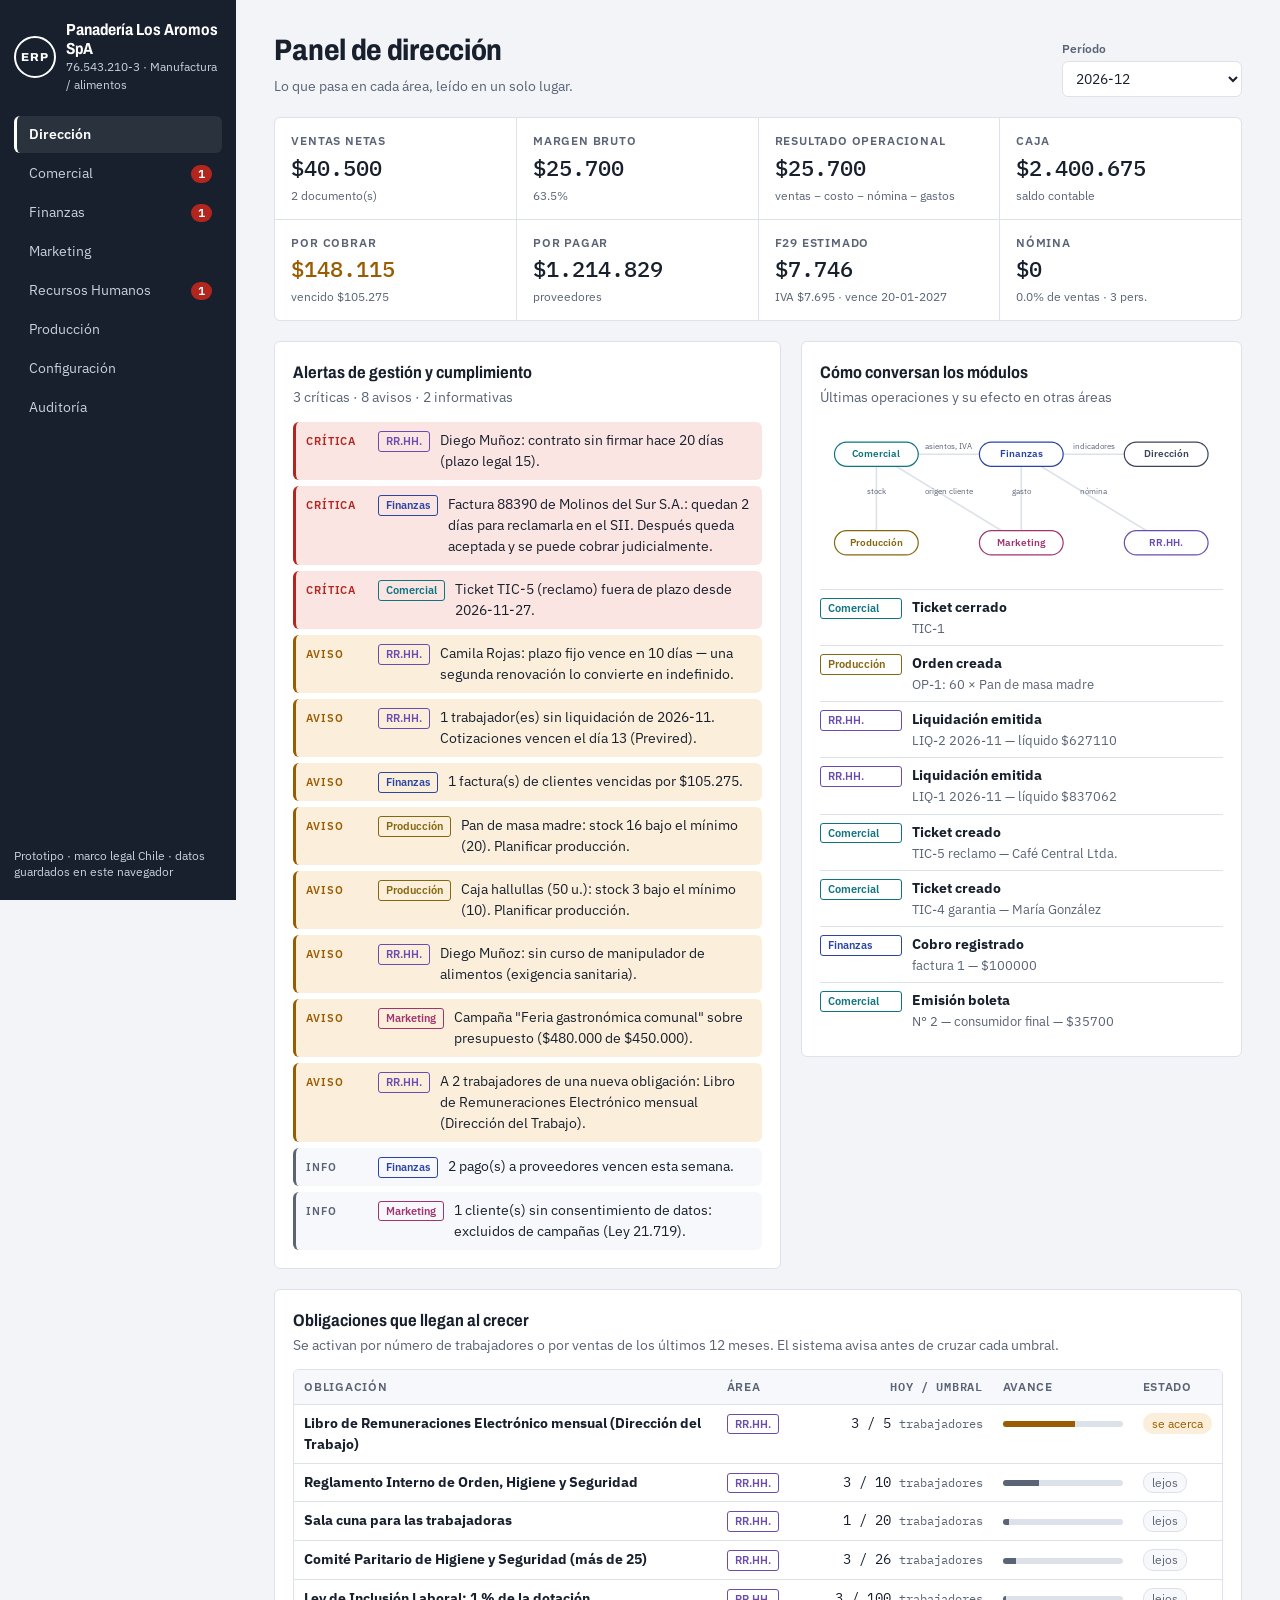
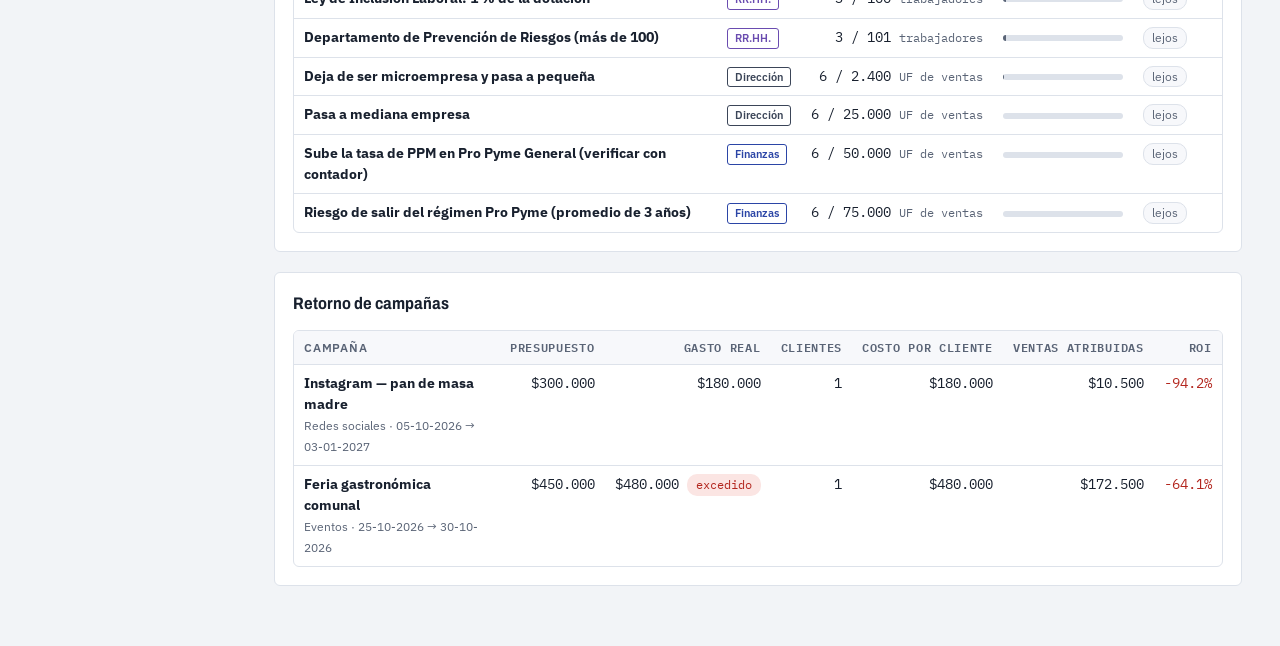
<file: erp-pyme/index.html>
<!doctype html>
<html lang="es">
<head>
<meta charset="utf-8">
<meta name="viewport" content="width=device-width, initial-scale=1, viewport-fit=cover">
<title>ERP Pyme</title>
<link rel="preconnect" href="https://fonts.googleapis.com">
<link rel="preconnect" href="https://fonts.gstatic.com" crossorigin>
<link rel="stylesheet" href="https://fonts.googleapis.com/css2?family=Archivo:wdth,wght@75..100,500..800&family=IBM+Plex+Sans:wght@400;500;600&family=IBM+Plex+Mono:wght@400;500&display=swap">
<link rel="stylesheet" href="estilos.css">
</head>
<body>
<div class="app">
  <aside class="lateral">
    <div class="marca">
      <span class="sello" aria-hidden="true">ERP</span>
      <div id="empresa" class="empresa"></div>
    </div>
    <nav id="nav" class="nav" aria-label="Áreas de la empresa"></nav>
    <p class="pie-lateral">Prototipo · marco legal Chile · datos guardados en este navegador</p>
  </aside>
  <main id="vista" class="vista" tabindex="-1"></main>
</div>
<div id="toast" class="toast" role="status" aria-live="polite" hidden></div>
<script src="nucleo.js"></script>
<script src="app.js"></script>
</body>
</html>
</file>
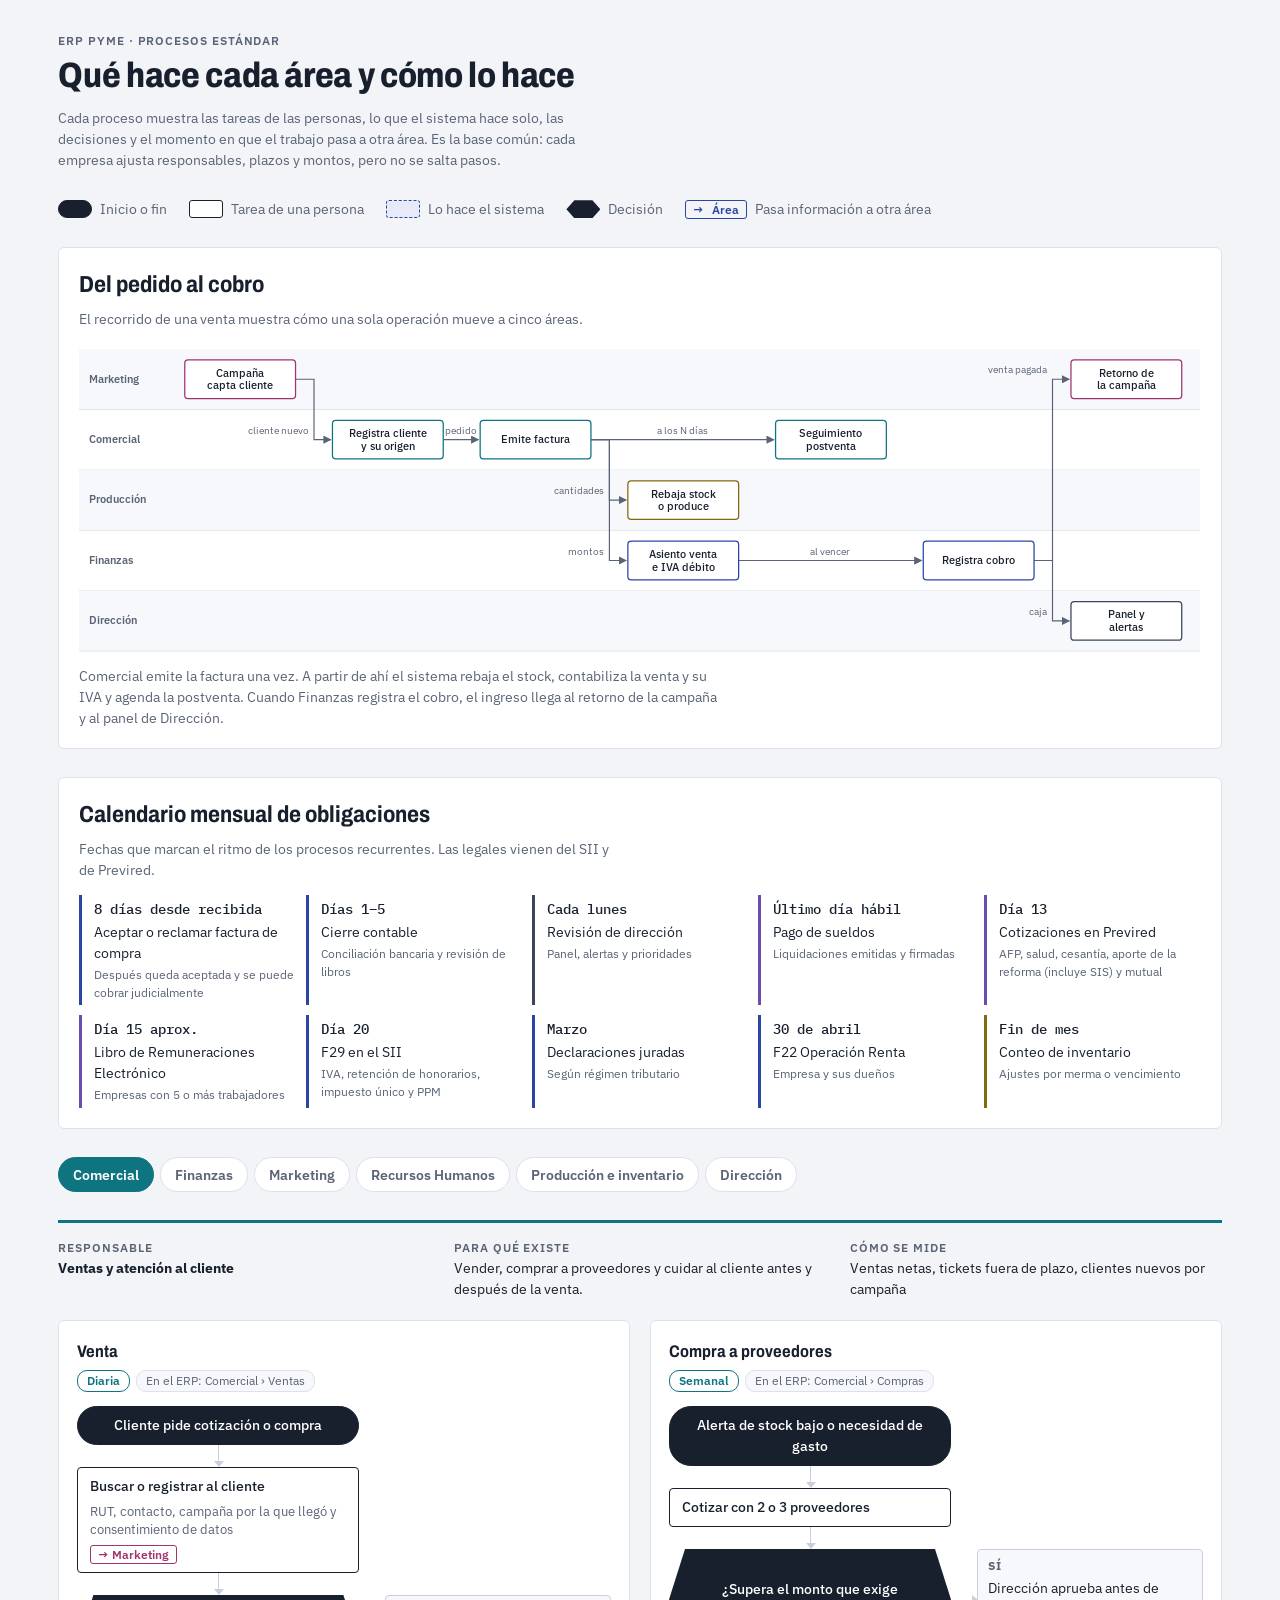
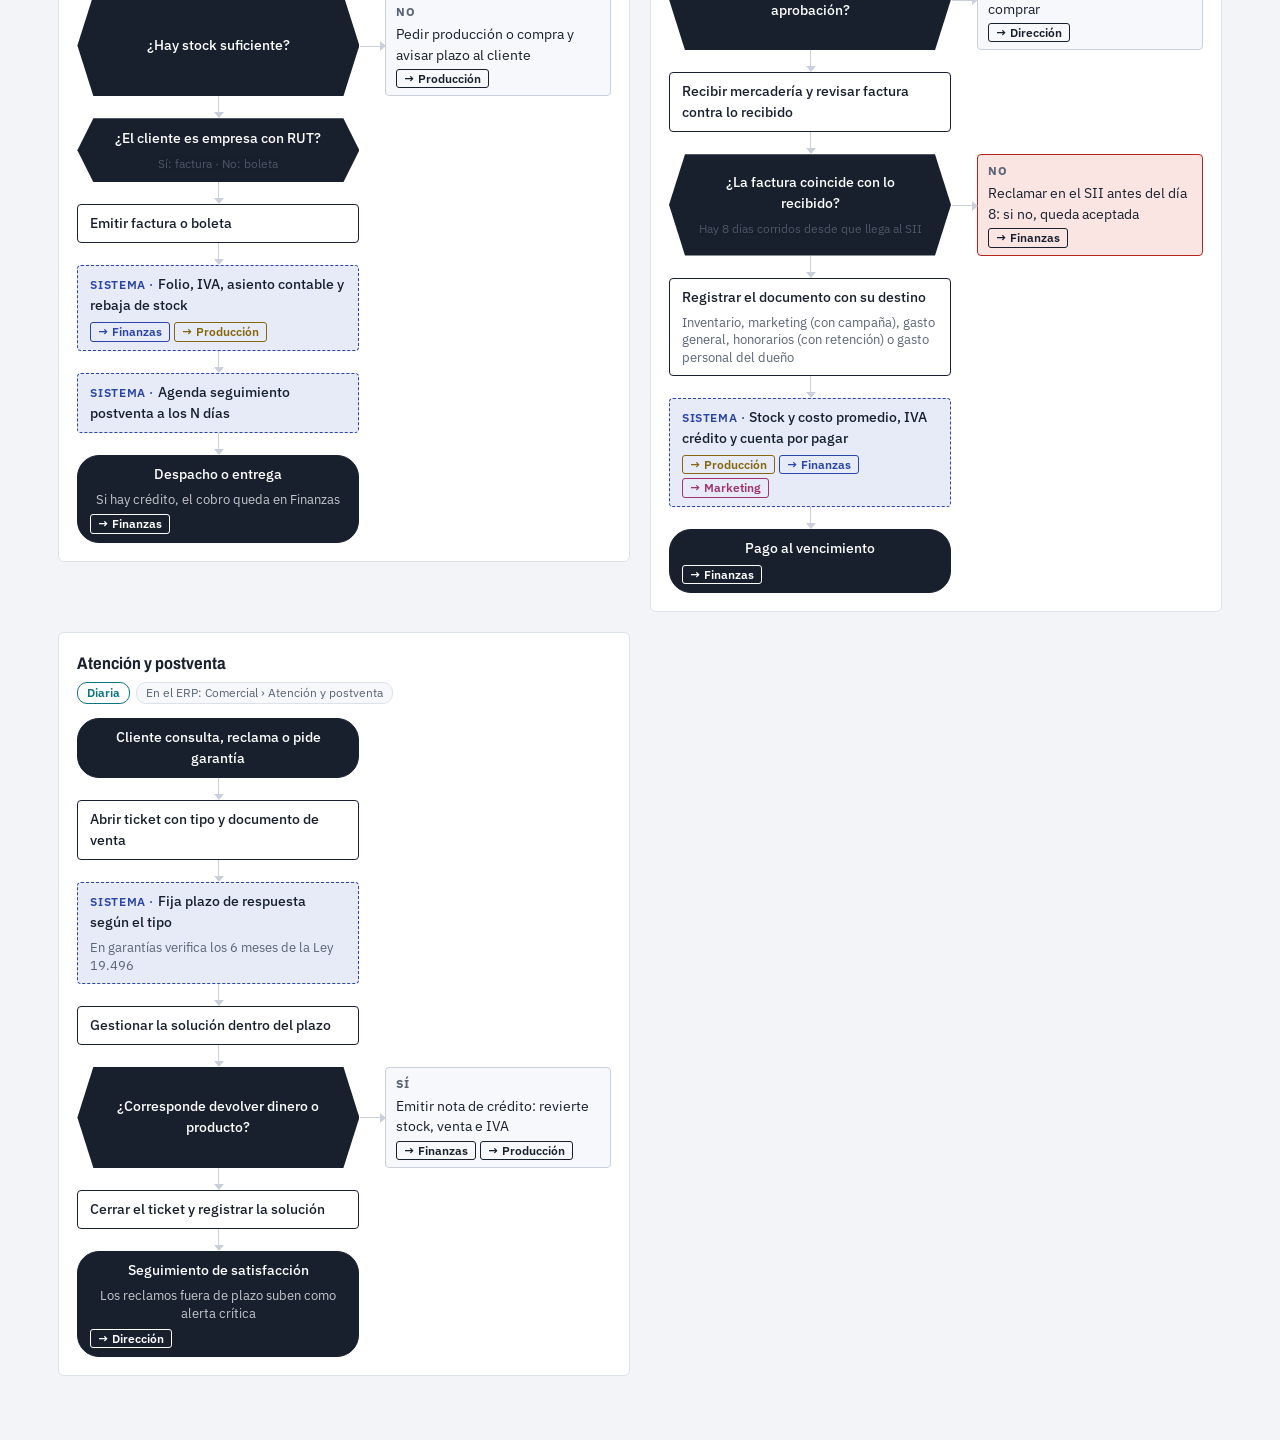
<file: erp-pyme/flujos.html>
<!doctype html>
<html lang="es">
<head>
<meta charset="utf-8">
<meta name="viewport" content="width=device-width, initial-scale=1, viewport-fit=cover">
<title>Flujos ERP Pyme</title>
<link rel="preconnect" href="https://fonts.googleapis.com">
<link rel="preconnect" href="https://fonts.gstatic.com" crossorigin>
<link rel="stylesheet" href="https://fonts.googleapis.com/css2?family=Archivo:wdth,wght@75..100,500..800&family=IBM+Plex+Sans:wght@400;500;600&family=IBM+Plex+Mono:wght@400;500&display=swap">
<style>
/* Concepto: mismo lenguaje del ERP. Un carril general arriba y, por área, procesos dibujados como diagramas de flujo verticales. */
:root {
  --bg: #f2f4f7; --surface: #ffffff; --surface-2: #f7f8fb; --ink: #18202e; --muted: #5a6476; --line: #c9d0dc; --line-soft: #dde2ea;
  --accent: #2b45a6; --accent-soft: #e7ebf8; --bad: #b3261e; --bad-soft: #fbe5e3;
  --m-comercial: #0d7480; --m-finanzas: #2b45a6; --m-marketing: #a1336f; --m-rrhh: #6a4cb0; --m-produccion: #85670f; --m-direccion: #3b4558;
  --f-display: 'Archivo', 'Arial Narrow', system-ui, sans-serif;
  --f-body: 'IBM Plex Sans', system-ui, -apple-system, 'Segoe UI', sans-serif;
  --f-mono: 'IBM Plex Mono', ui-monospace, Menlo, monospace;
  --r: 6px;
}
@media (prefers-color-scheme: dark) {
  :root:not([data-theme="light"]) {
    --bg: #11151d; --surface: #181d27; --surface-2: #1d2330; --ink: #e6e9ef; --muted: #9aa3b3; --line: #3a4252; --line-soft: #2b3240;
    --accent: #8aa0f0; --accent-soft: #232c48; --bad: #f2867d; --bad-soft: #3d1c1a;
    --m-comercial: #4fc3cf; --m-finanzas: #8aa0f0; --m-marketing: #e57fb6; --m-rrhh: #b49bf0; --m-produccion: #d9b44a; --m-direccion: #aab4c6;
    color-scheme: dark;
  }
}
:root[data-theme="dark"] {
  --bg: #11151d; --surface: #181d27; --surface-2: #1d2330; --ink: #e6e9ef; --muted: #9aa3b3; --line: #3a4252; --line-soft: #2b3240;
  --accent: #8aa0f0; --accent-soft: #232c48; --bad: #f2867d; --bad-soft: #3d1c1a;
  --m-comercial: #4fc3cf; --m-finanzas: #8aa0f0; --m-marketing: #e57fb6; --m-rrhh: #b49bf0; --m-produccion: #d9b44a; --m-direccion: #aab4c6;
  color-scheme: dark;
}
* { box-sizing: border-box; }
body { margin: 0; background: var(--bg); color: var(--ink); font: 14px/1.5 var(--f-body); }
.pagina { max-width: 1240px; margin: 0 auto; padding-inline: clamp(16px, 3vw, 40px); padding-block: 32px 64px; display: flex; flex-direction: column; gap: 28px; }
h1, h2, h3 { font-family: var(--f-display); font-stretch: 85%; margin: 0; text-wrap: balance; }
h1 { font-size: 2.2rem; font-weight: 780; letter-spacing: -0.01em; }
h2 { font-size: 1.45rem; font-weight: 720; }
h3 { font-size: 1.05rem; font-weight: 700; }
p { margin: 0; }
.lead { color: var(--muted); max-width: 68ch; margin-top: 6px; }
.eyebrow { font-size: 0.72rem; text-transform: uppercase; letter-spacing: 0.08em; color: var(--muted); font-weight: 600; }
:focus-visible { outline: 2px solid var(--accent); outline-offset: 2px; }

/* Leyenda */
.leyenda { display: flex; flex-wrap: wrap; gap: 10px 22px; align-items: center; font-size: 0.85rem; color: var(--muted); }
.leyenda span { display: inline-flex; align-items: center; gap: 8px; }
.mini { display: inline-block; width: 34px; height: 18px; border: 1.5px solid var(--ink); border-radius: 3px; background: var(--surface); }
.mini.inicio { border-radius: 9px; background: var(--ink); }
.mini.auto { border-style: dashed; border-color: var(--accent); background: var(--accent-soft); }
.mini.decision { border: 0; background: var(--ink); clip-path: polygon(8px 0, calc(100% - 8px) 0, 100% 50%, calc(100% - 8px) 100%, 8px 100%, 0 50%); }

/* Carril general */
.bloque { background: var(--surface); border: 1px solid var(--line-soft); border-radius: var(--r); padding: 20px; display: flex; flex-direction: column; gap: 14px; min-width: 0; }
.carril-wrap { overflow-x: auto; }
.carril { display: block; width: 100%; min-width: 1080px; height: auto; color: var(--muted); }
.carril .lane-bg { fill: var(--surface-2); }
.carril .lane-sep { stroke: var(--line-soft); stroke-width: 1; }
.carril .lane-t { font: 600 13px var(--f-body); fill: currentColor; }
.carril .nodo rect { fill: var(--surface); stroke-width: 1.5; }
.carril .nodo text { font: 500 13px var(--f-body); fill: var(--ink); text-anchor: middle; }
.carril .arista { fill: none; stroke: currentColor; stroke-width: 1.4; }
.carril .arista-t { font: 11.5px var(--f-body); fill: currentColor; text-anchor: end; }
.carril .arista-t.centro { text-anchor: middle; }
.carril .marca { fill: currentColor; }
.l-marketing { stroke: var(--m-marketing); } .l-comercial { stroke: var(--m-comercial); } .l-produccion { stroke: var(--m-produccion); }
.l-finanzas { stroke: var(--m-finanzas); } .l-direccion { stroke: var(--m-direccion); } .l-rrhh { stroke: var(--m-rrhh); }
figcaption { color: var(--muted); font-size: 0.86rem; max-width: 80ch; }
figure { margin: 0; display: flex; flex-direction: column; gap: 10px; }

/* Calendario */
.calendario { display: grid; grid-template-columns: repeat(auto-fit, minmax(190px, 1fr)); gap: 10px; }
.hito { border-left: 3px solid var(--line); padding: 4px 0 4px 12px; display: flex; flex-direction: column; gap: 2px; }
.hito b { font-family: var(--f-mono); font-weight: 500; font-variant-numeric: tabular-nums; }
.hito small { color: var(--muted); }

/* Pestañas de área */
.areas { display: flex; gap: 6px; flex-wrap: wrap; }
.areas button { border: 1.5px solid var(--line-soft); background: var(--surface); padding: 7px 14px; border-radius: 20px; cursor: pointer; font: 600 0.9rem var(--f-body); color: var(--muted); }
.areas button:hover { color: var(--ink); border-color: var(--line); }
.areas button[aria-selected="true"] { color: var(--surface); }
.areas button.a-comercial[aria-selected="true"] { background: var(--m-comercial); border-color: var(--m-comercial); }
.areas button.a-finanzas[aria-selected="true"] { background: var(--m-finanzas); border-color: var(--m-finanzas); }
.areas button.a-marketing[aria-selected="true"] { background: var(--m-marketing); border-color: var(--m-marketing); }
.areas button.a-rrhh[aria-selected="true"] { background: var(--m-rrhh); border-color: var(--m-rrhh); }
.areas button.a-produccion[aria-selected="true"] { background: var(--m-produccion); border-color: var(--m-produccion); }
.areas button.a-direccion[aria-selected="true"] { background: var(--m-direccion); border-color: var(--m-direccion); }

.ficha { display: grid; grid-template-columns: repeat(auto-fit, minmax(220px, 1fr)); gap: 12px 24px; border-top: 3px solid var(--area); padding-top: 16px; }
.ficha div { display: flex; flex-direction: column; gap: 2px; min-width: 0; }
.procesos { display: grid; grid-template-columns: repeat(2, minmax(0, 1fr)); gap: 20px; align-items: start; }
.proceso { background: var(--surface); border: 1px solid var(--line-soft); border-radius: var(--r); padding: 18px; display: flex; flex-direction: column; gap: 14px; min-width: 0; }
.proceso header { display: flex; flex-direction: column; gap: 6px; }
.meta { display: flex; flex-wrap: wrap; gap: 6px; }
.chip { display: inline-block; font-size: 0.74rem; padding: 1px 9px; border-radius: 10px; background: var(--surface-2); border: 1px solid var(--line-soft); color: var(--muted); white-space: nowrap; }
.chip.freq { color: var(--area); border-color: var(--area); background: transparent; font-weight: 600; }

/* Diagrama de flujo vertical */
.flujo { list-style: none; margin: 0; padding: 0; display: flex; flex-direction: column; }
.paso { position: relative; display: grid; grid-template-columns: minmax(0, 1fr) minmax(0, 0.8fr); column-gap: 26px; padding-bottom: 22px; }
.paso:last-child { padding-bottom: 0; }
/* conector vertical con punta de flecha hacia el paso siguiente */
.paso:not(:last-child)::after { content: ''; position: absolute; left: calc((100% - 26px) * 0.5556 / 2); bottom: 3px; height: 19px; border-left: 1.5px solid var(--line); }
.paso:not(:last-child)::before { content: ''; position: absolute; left: calc((100% - 26px) * 0.5556 / 2 - 4.5px); bottom: 0; border: 5px solid transparent; border-top: 6px solid var(--line); border-bottom: 0; }
.caja { grid-column: 1; border: 1.5px solid var(--ink); border-radius: 4px; padding: 8px 12px; background: var(--surface); display: flex; flex-direction: column; gap: 6px; min-width: 0; }
.caja .txt { font-weight: 500; }
.caja small { color: var(--muted); font-size: 0.8rem; line-height: 1.4; }
.inicio .caja, .fin .caja { border-radius: 22px; background: var(--ink); border-color: var(--ink); color: var(--surface); text-align: center; }
.inicio .caja small, .fin .caja small { color: inherit; opacity: 0.75; }
.auto .caja { border-style: dashed; border-color: var(--accent); background: var(--accent-soft); }
.auto .caja .txt::before { content: 'Sistema · '; color: var(--accent); font-weight: 600; font-size: 0.78rem; text-transform: uppercase; letter-spacing: 0.05em; }
.decision .caja { border: 0; background: var(--ink); color: var(--surface); text-align: center; padding: 10px 26px; clip-path: polygon(16px 0, calc(100% - 16px) 0, 100% 50%, calc(100% - 16px) 100%, 16px 100%, 0 50%); }
.decision .si-no { font-size: 0.76rem; opacity: 0.8; }
.entrega { display: flex; flex-wrap: wrap; gap: 4px; }
.entrega span { font-size: 0.72rem; font-weight: 600; padding: 0 7px; border-radius: 3px; border: 1px solid currentColor; }
.entrega span::before { content: '→ '; }
.c-comercial { color: var(--m-comercial); } .c-finanzas { color: var(--m-finanzas); } .c-marketing { color: var(--m-marketing); }
.c-rrhh { color: var(--m-rrhh); } .c-produccion { color: var(--m-produccion); } .c-direccion { color: var(--m-direccion); }
.decision .entrega span, .inicio .entrega span, .fin .entrega span { color: inherit; }
.decision .caja { justify-content: center; }
/* rama lateral de una decisión */
.rama { grid-column: 2; align-self: center; position: relative; border: 1.5px solid var(--line); border-radius: 4px; padding: 7px 10px; font-size: 0.85rem; background: var(--surface-2); display: flex; flex-direction: column; gap: 4px; }
.rama::before { content: ''; position: absolute; left: -26px; top: 50%; width: 21px; border-top: 1.5px solid var(--line); }
.rama::after { content: ''; position: absolute; left: -6px; top: calc(50% - 4.25px); border: 5px solid transparent; border-left: 6px solid var(--line); border-right: 0; }
.rama b { font-size: 0.72rem; text-transform: uppercase; letter-spacing: 0.06em; color: var(--muted); }
.rama.alerta { border-color: var(--bad); background: var(--bad-soft); }
.nota-ley { font-size: 0.8rem; color: var(--muted); border-top: 1px dashed var(--line-soft); padding-top: 10px; }

@media (max-width: 900px) { .procesos { grid-template-columns: minmax(0, 1fr); } }
@media (max-width: 520px) {
  h1 { font-size: 1.7rem; }
  .paso { grid-template-columns: minmax(0, 1fr); }
  .paso:not(:last-child)::after { left: 50%; }
  .paso:not(:last-child)::before { left: calc(50% - 4.5px); }
  .rama { grid-column: 1; margin: 8px 0 0 24px; }
  .rama::before { left: -18px; top: -9px; width: 0; height: calc(50% + 9px); border-top: 0; border-left: 1.5px solid var(--line); border-bottom: 1.5px solid var(--line); width: 14px; }
  .rama::after { display: none; }
  .bloque, .proceso { padding: 14px; }
}
</style>
</head>
<body>
<div class="pagina">
  <header>
    <p class="eyebrow">ERP Pyme · procesos estándar</p>
    <h1>Qué hace cada área y cómo lo hace</h1>
    <p class="lead">Cada proceso muestra las tareas de las personas, lo que el sistema hace solo, las decisiones y el momento en que el trabajo pasa a otra área. Es la base común: cada empresa ajusta responsables, plazos y montos, pero no se salta pasos.</p>
  </header>

  <div class="leyenda" aria-label="Leyenda">
    <span><i class="mini inicio"></i> Inicio o fin</span>
    <span><i class="mini"></i> Tarea de una persona</span>
    <span><i class="mini auto"></i> Lo hace el sistema</span>
    <span><i class="mini decision"></i> Decisión</span>
    <span><span class="entrega"><span class="c-finanzas">Área</span></span> Pasa información a otra área</span>
  </div>

  <section class="bloque">
    <header><h2>Del pedido al cobro</h2><p class="lead">El recorrido de una venta muestra cómo una sola operación mueve a cinco áreas.</p></header>
    <figure>
      <div class="carril-wrap" id="carril"></div>
      <figcaption>Comercial emite la factura una vez. A partir de ahí el sistema rebaja el stock, contabiliza la venta y su IVA y agenda la postventa. Cuando Finanzas registra el cobro, el ingreso llega al retorno de la campaña y al panel de Dirección.</figcaption>
    </figure>
  </section>

  <section class="bloque">
    <header><h2>Calendario mensual de obligaciones</h2><p class="lead">Fechas que marcan el ritmo de los procesos recurrentes. Las legales vienen del SII y de Previred.</p></header>
    <div class="calendario" id="calendario"></div>
  </section>

  <section class="seccion-areas" aria-label="Procesos por área">
    <div class="areas" role="tablist" id="areas"></div>
  </section>
  <div id="area" role="tabpanel" style="display:flex;flex-direction:column;gap:20px"></div>
</div>

<script>
(function () {
  'use strict';
  // --- Contenido: procesos estándar por área ---------------------------------
  // Tipos de paso: inicio | tarea | auto (sistema) | decision | fin
  // a: áreas que reciben información · rama: salida lateral de una decisión
  const AREAS = [
    {
      id: 'comercial', nombre: 'Comercial',
      responsable: 'Ventas y atención al cliente',
      proposito: 'Vender, comprar a proveedores y cuidar al cliente antes y después de la venta.',
      indicadores: 'Ventas netas, tickets fuera de plazo, clientes nuevos por campaña',
      procesos: [
        {
          nombre: 'Venta', frecuencia: 'Diaria', pantalla: 'Comercial › Ventas',
          pasos: [
            { t: 'inicio', x: 'Cliente pide cotización o compra' },
            { t: 'tarea', x: 'Buscar o registrar al cliente', d: 'RUT, contacto, campaña por la que llegó y consentimiento de datos', a: ['marketing'] },
            { t: 'decision', x: '¿Hay stock suficiente?', rama: { b: 'No', x: 'Pedir producción o compra y avisar plazo al cliente', a: ['produccion'] } },
            { t: 'decision', x: '¿El cliente es empresa con RUT?', d: 'Sí: factura · No: boleta' },
            { t: 'tarea', x: 'Emitir factura o boleta' },
            { t: 'auto', x: 'Folio, IVA, asiento contable y rebaja de stock', a: ['finanzas', 'produccion'] },
            { t: 'auto', x: 'Agenda seguimiento postventa a los N días' },
            { t: 'fin', x: 'Despacho o entrega', d: 'Si hay crédito, el cobro queda en Finanzas', a: ['finanzas'] },
          ],
        },
        {
          nombre: 'Compra a proveedores', frecuencia: 'Semanal', pantalla: 'Comercial › Compras',
          pasos: [
            { t: 'inicio', x: 'Alerta de stock bajo o necesidad de gasto' },
            { t: 'tarea', x: 'Cotizar con 2 o 3 proveedores' },
            { t: 'decision', x: '¿Supera el monto que exige aprobación?', rama: { b: 'Sí', x: 'Dirección aprueba antes de comprar', a: ['direccion'] } },
            { t: 'tarea', x: 'Recibir mercadería y revisar factura contra lo recibido' },
            { t: 'decision', x: '¿La factura coincide con lo recibido?', d: 'Hay 8 días corridos desde que llega al SII', rama: { b: 'No', x: 'Reclamar en el SII antes del día 8: si no, queda aceptada', a: ['finanzas'], alerta: true } },
            { t: 'tarea', x: 'Registrar el documento con su destino', d: 'Inventario, marketing (con campaña), gasto general, honorarios (con retención) o gasto personal del dueño' },
            { t: 'auto', x: 'Stock y costo promedio, IVA crédito y cuenta por pagar', a: ['produccion', 'finanzas', 'marketing'] },
            { t: 'fin', x: 'Pago al vencimiento', a: ['finanzas'] },
          ],
        },
        {
          nombre: 'Atención y postventa', frecuencia: 'Diaria', pantalla: 'Comercial › Atención y postventa',
          pasos: [
            { t: 'inicio', x: 'Cliente consulta, reclama o pide garantía' },
            { t: 'tarea', x: 'Abrir ticket con tipo y documento de venta' },
            { t: 'auto', x: 'Fija plazo de respuesta según el tipo', d: 'En garantías verifica los 6 meses de la Ley 19.496' },
            { t: 'tarea', x: 'Gestionar la solución dentro del plazo' },
            { t: 'decision', x: '¿Corresponde devolver dinero o producto?', rama: { b: 'Sí', x: 'Emitir nota de crédito: revierte stock, venta e IVA', a: ['finanzas', 'produccion'] } },
            { t: 'tarea', x: 'Cerrar el ticket y registrar la solución' },
            { t: 'fin', x: 'Seguimiento de satisfacción', d: 'Los reclamos fuera de plazo suben como alerta crítica', a: ['direccion'] },
          ],
        },
      ],
    },
    {
      id: 'finanzas', nombre: 'Finanzas',
      responsable: 'Administración y contador',
      proposito: 'Cobrar, pagar, cumplir con el SII y entregar a Dirección números confiables.',
      indicadores: 'Caja, cuentas por cobrar vencidas, IVA a pagar, resultado del mes',
      procesos: [
        {
          nombre: 'Cobranza', frecuencia: 'Semanal', pantalla: 'Finanzas › Cobros y pagos',
          pasos: [
            { t: 'inicio', x: 'Revisar cuentas por cobrar' },
            { t: 'decision', x: '¿Hay facturas vencidas?', rama: { b: 'Sí', x: 'Contactar al cliente. Sobre 30 días se suspende el crédito', a: ['comercial'] } },
            { t: 'tarea', x: 'Registrar cada cobro recibido' },
            { t: 'auto', x: 'Actualiza caja y saldo del cliente', a: ['direccion'] },
            { t: 'fin', x: 'Cartera al día' },
          ],
        },
        {
          nombre: 'Pago a proveedores', frecuencia: 'Semanal', pantalla: 'Finanzas › Cobros y pagos',
          pasos: [
            { t: 'inicio', x: 'Revisar pagos que vencen en los próximos 7 días' },
            { t: 'tarea', x: 'Validar factura contra la recepción' },
            { t: 'decision', x: '¿Alcanza la caja?', rama: { b: 'No', x: 'Priorizar pagos con Dirección', a: ['direccion'] } },
            { t: 'tarea', x: 'Pagar y registrar el pago' },
            { t: 'fin', x: 'Proveedor pagado' },
          ],
        },
        {
          nombre: 'Cierre mensual e impuestos', frecuencia: 'Mensual · días 1 al 20', pantalla: 'Finanzas › IVA y F29 · Balance',
          pasos: [
            { t: 'inicio', x: 'Termina el mes' },
            { t: 'tarea', x: 'Conciliar banco con el libro', d: 'Cada movimiento del banco debe tener su asiento' },
            { t: 'tarea', x: 'Revisar libros de compras y ventas' },
            { t: 'auto', x: 'Propuesta de F29: IVA, retención de honorarios, impuesto único y PPM' },
            { t: 'tarea', x: 'Pagar cotizaciones en Previred', d: 'Día 13, con las liquidaciones de RR.HH.', a: ['rrhh'] },
            { t: 'tarea', x: 'Declarar y pagar el F29 en sii.cl', d: 'Día 20 (facturador electrónico)' },
            { t: 'auto', x: 'Balance y resultado del mes' },
            { t: 'fin', x: 'Informe mensual a Dirección', a: ['direccion'] },
          ],
        },
      ],
    },
    {
      id: 'marketing', nombre: 'Marketing',
      responsable: 'Encargado de marketing o dueño',
      proposito: 'Atraer y retener clientes, midiendo cuánto vende cada peso invertido.',
      indicadores: 'Costo por cliente, ventas atribuidas, retorno por campaña',
      procesos: [
        {
          nombre: 'Campaña', frecuencia: 'Por campaña', pantalla: 'Marketing › Campañas',
          pasos: [
            { t: 'inicio', x: 'Objetivo comercial del mes', d: 'Ej.: 20 clientes nuevos o vender un producto con stock alto', a: [] },
            { t: 'tarea', x: 'Definir canal, presupuesto y fechas' },
            { t: 'decision', x: '¿Presupuesto aprobado?', rama: { b: 'No', x: 'Ajustar alcance con Dirección', a: ['direccion'] } },
            { t: 'tarea', x: 'Armar la audiencia' },
            { t: 'auto', x: 'Excluye clientes sin consentimiento de datos', d: 'Ley 21.719' },
            { t: 'tarea', x: 'Ejecutar y registrar cada gasto como compra de marketing', a: ['finanzas'] },
            { t: 'tarea', x: 'Marcar la campaña de origen en cada cliente nuevo', a: ['comercial'] },
            { t: 'auto', x: 'Calcula costo por cliente y retorno' },
            { t: 'fin', x: 'Repetir, ajustar o cortar la campaña', a: ['direccion'] },
          ],
        },
        {
          nombre: 'Fidelización', frecuencia: 'Mensual', pantalla: 'Marketing › Audiencias',
          pasos: [
            { t: 'inicio', x: 'Revisar clientes sin compras' },
            { t: 'tarea', x: 'Segmentar por inactividad de 30 o 90 días' },
            { t: 'tarea', x: 'Enviar oferta o recordatorio' },
            { t: 'auto', x: 'Las compras de vuelta se miden solas', a: ['comercial'] },
            { t: 'fin', x: 'Evaluar qué segmento respondió mejor' },
          ],
        },
      ],
    },
    {
      id: 'rrhh', nombre: 'Recursos Humanos',
      responsable: 'Encargado de personas o dueño, con apoyo del contador',
      proposito: 'Contratar y pagar bien y a tiempo, y cuidar el bienestar y la seguridad de las personas.',
      indicadores: 'Contratos al día, costo de nómina sobre ventas, capacitaciones realizadas',
      procesos: [
        {
          nombre: 'Contratación', frecuencia: 'Por ingreso', pantalla: 'RR.HH. › Trabajadores',
          pasos: [
            { t: 'inicio', x: 'Se necesita un cargo', d: 'Aprobado por Dirección', a: [] },
            { t: 'tarea', x: 'Perfil, publicación y selección' },
            { t: 'tarea', x: 'Ingresar trabajador con los datos mínimos del contrato', d: 'Art. 10 del Código del Trabajo' },
            { t: 'auto', x: 'Valida jornada máxima y sueldo mínimo', d: '42 h semanales desde abril de 2026' },
            { t: 'decision', x: '¿Contrato firmado dentro de 15 días?', rama: { b: 'No', x: 'Alerta crítica en el panel de Dirección', a: ['direccion'], alerta: true } },
            { t: 'tarea', x: 'Inducción', d: 'Reglamento interno, protocolo Ley Karin, riesgos del puesto' },
            { t: 'fin', x: 'Alta en mutual y Previred', a: ['finanzas'] },
          ],
        },
        {
          nombre: 'Remuneraciones', frecuencia: 'Mensual', pantalla: 'RR.HH. › Liquidaciones',
          pasos: [
            { t: 'inicio', x: 'Cierre de asistencia y horas extra' },
            { t: 'tarea', x: 'Calcular la liquidación de cada trabajador' },
            { t: 'auto', x: 'Gratificación, AFP, salud, cesantía e impuesto' },
            { t: 'tarea', x: 'Revisar y emitir' },
            { t: 'auto', x: 'Asiento de remuneraciones y cotizaciones por pagar', a: ['finanzas'] },
            { t: 'tarea', x: 'Pagar sueldos', d: 'Las cotizaciones se pagan el día 13 del mes siguiente', a: ['finanzas'] },
            { t: 'fin', x: 'Entregar la liquidación firmada' },
          ],
        },
        {
          nombre: 'Término de plazo fijo', frecuencia: 'Por alerta', pantalla: 'Dirección › Alertas',
          pasos: [
            { t: 'inicio', x: 'Alerta: el contrato vence en 15 días' },
            { t: 'decision', x: '¿Se mantiene al trabajador?', rama: { b: 'No', x: 'Carta de aviso de término y finiquito' } },
            { t: 'decision', x: '¿Sería la segunda renovación?', rama: { b: 'Sí', x: 'Pasa a indefinido por ley', alerta: true } },
            { t: 'tarea', x: 'Renovar y actualizar la fecha de término' },
            { t: 'fin', x: 'Contrato actualizado' },
          ],
        },
        {
          nombre: 'Denuncia Ley Karin', frecuencia: 'Por denuncia', pantalla: 'RR.HH. › Bienestar y Ley Karin',
          pasos: [
            { t: 'inicio', x: 'Se recibe una denuncia' },
            { t: 'tarea', x: 'Adoptar medidas de resguardo inmediatas', d: 'Por ejemplo, separar espacios o turnos' },
            { t: 'decision', x: '¿La empresa investiga?', rama: { b: 'No', x: 'Derivar a la Inspección del Trabajo' } },
            { t: 'auto', x: 'Plazo de investigación de 30 días con alertas' },
            { t: 'tarea', x: 'Investigar con reserva y emitir informe' },
            { t: 'fin', x: 'Aplicar medidas y cerrar', a: ['direccion'] },
          ],
        },
      ],
    },
    {
      id: 'produccion', nombre: 'Producción e inventario',
      responsable: 'Jefe de producción o bodega',
      proposito: 'Tener el producto correcto, en la cantidad correcta, al menor costo.',
      indicadores: 'Productos bajo mínimo, órdenes terminadas, valor del inventario',
      procesos: [
        {
          nombre: 'Planificación y producción', frecuencia: 'Semanal', pantalla: 'Producción › Órdenes de producción',
          pasos: [
            { t: 'inicio', x: 'Pedidos y productos bajo el mínimo', a: [] },
            { t: 'tarea', x: 'Definir qué y cuánto producir' },
            { t: 'decision', x: '¿Alcanzan los insumos según la receta?', rama: { b: 'No', x: 'Solicitar compra de insumos', a: ['comercial'] } },
            { t: 'tarea', x: 'Crear la orden de producción' },
            { t: 'tarea', x: 'Producir y controlar calidad', d: 'Registrar lote y vencimiento' },
            { t: 'auto', x: 'Al terminar: descuenta insumos, suma producto y recalcula costo', a: ['finanzas'] },
            { t: 'fin', x: 'Producto disponible para la venta', a: ['comercial'] },
          ],
        },
        {
          nombre: 'Control de inventario', frecuencia: 'Mensual', pantalla: 'Producción › Inventario',
          pasos: [
            { t: 'inicio', x: 'Conteo físico de bodega' },
            { t: 'tarea', x: 'Comparar con el stock del sistema' },
            { t: 'decision', x: '¿Hay diferencias?', rama: { b: 'Sí', x: 'Ajustar con justificación: merma, vencimiento o error', a: ['finanzas'] } },
            { t: 'tarea', x: 'Revisar stocks mínimos y vencimientos próximos' },
            { t: 'fin', x: 'Inventario cuadrado' },
          ],
        },
      ],
    },
    {
      id: 'direccion', nombre: 'Dirección',
      responsable: 'Dueño o gerente',
      proposito: 'Decidir con información completa y asegurar que la empresa cumpla la ley.',
      indicadores: 'Resultado, caja, alertas críticas abiertas, metas por área',
      procesos: [
        {
          nombre: 'Revisión semanal', frecuencia: 'Cada lunes', pantalla: 'Dirección',
          pasos: [
            { t: 'inicio', x: 'Abrir el panel de dirección' },
            { t: 'tarea', x: 'Revisar ventas, margen, caja y cuentas por cobrar' },
            { t: 'tarea', x: 'Resolver primero las alertas críticas', d: 'Contratos, reclamos fuera de plazo, caja negativa' },
            { t: 'decision', x: '¿Algún indicador está fuera de meta?', rama: { b: 'Sí', x: 'Asignar responsable y plazo al área', a: ['comercial', 'finanzas', 'rrhh', 'produccion', 'marketing'] } },
            { t: 'fin', x: 'Prioridades de la semana' },
          ],
        },
        {
          nombre: 'Cierre y planificación mensual', frecuencia: 'Mensual · después del día 20', pantalla: 'Dirección · Configuración',
          pasos: [
            { t: 'inicio', x: 'Recibe el cierre de Finanzas' },
            { t: 'tarea', x: 'Comparar resultado con el presupuesto' },
            { t: 'tarea', x: 'Revisar retorno de campañas y costo de nómina' },
            { t: 'tarea', x: 'Aprobar presupuesto, contrataciones y compras mayores', a: ['marketing', 'rrhh', 'comercial'] },
            { t: 'tarea', x: 'Actualizar parámetros legales si cambiaron', d: 'Ingreso mínimo, UF, UTM, tasas' },
            { t: 'fin', x: 'Metas del mes siguiente por área', a: ['comercial', 'marketing', 'produccion'] },
          ],
        },
      ],
    },
  ];

  const NOMBRE = { comercial: 'Comercial', finanzas: 'Finanzas', marketing: 'Marketing', rrhh: 'RR.HH.', produccion: 'Producción', direccion: 'Dirección' };

  const CALENDARIO = [
    ['8 días desde recibida', 'Aceptar o reclamar factura de compra', 'Después queda aceptada y se puede cobrar judicialmente', 'finanzas'],
    ['Días 1–5', 'Cierre contable', 'Conciliación bancaria y revisión de libros', 'finanzas'],
    ['Cada lunes', 'Revisión de dirección', 'Panel, alertas y prioridades', 'direccion'],
    ['Último día hábil', 'Pago de sueldos', 'Liquidaciones emitidas y firmadas', 'rrhh'],
    ['Día 13', 'Cotizaciones en Previred', 'AFP, salud, cesantía, aporte de la reforma (incluye SIS) y mutual', 'rrhh'],
    ['Día 15 aprox.', 'Libro de Remuneraciones Electrónico', 'Empresas con 5 o más trabajadores', 'rrhh'],
    ['Día 20', 'F29 en el SII', 'IVA, retención de honorarios, impuesto único y PPM', 'finanzas'],
    ['Marzo', 'Declaraciones juradas', 'Según régimen tributario', 'finanzas'],
    ['30 de abril', 'F22 Operación Renta', 'Empresa y sus dueños', 'finanzas'],
    ['Fin de mes', 'Conteo de inventario', 'Ajustes por merma o vencimiento', 'produccion'],
  ];

  // --- Utilidades --------------------------------------------------------------
  const esc = (s) => String(s ?? '').replace(/[&<>"']/g, (c) => ({ '&': '&amp;', '<': '&lt;', '>': '&gt;', '"': '&quot;', "'": '&#39;' }[c]));
  const entrega = (a) => (a && a.length ? `<span class="entrega">${a.map((m) => `<span class="c-${m}">${NOMBRE[m]}</span>`).join('')}</span>` : '');

  // --- Carril general (SVG) ----------------------------------------------------
  function carril() {
    const lanes = ['marketing', 'comercial', 'produccion', 'finanzas', 'direccion'];
    const LW = 104, CW = 176, NW = 132, NH = 46, LH = 72, TOP = 6;
    const nodos = {
      cap: [0, 'marketing', ['Campaña', 'capta cliente']],
      reg: [1, 'comercial', ['Registra cliente', 'y su origen']],
      fac: [2, 'comercial', ['Emite factura']],
      stk: [3, 'produccion', ['Rebaja stock', 'o produce']],
      asi: [3, 'finanzas', ['Asiento venta', 'e IVA débito']],
      pos: [4, 'comercial', ['Seguimiento', 'postventa']],
      cob: [5, 'finanzas', ['Registra cobro']],
      roi: [6, 'marketing', ['Retorno de', 'la campaña']],
      pan: [6, 'direccion', ['Panel y', 'alertas']],
    };
    const aristas = [['cap', 'reg', 'cliente nuevo'], ['reg', 'fac', 'pedido'], ['fac', 'stk', 'cantidades'], ['fac', 'asi', 'montos'], ['fac', 'pos', 'a los N días'], ['asi', 'cob', 'al vencer'], ['cob', 'roi', 'venta pagada'], ['cob', 'pan', 'caja']];
    const W = LW + 7 * CW, H = TOP * 2 + lanes.length * LH;
    const pos = (k) => { const [c, l] = nodos[k]; return { x: LW + c * CW + (CW - NW) / 2, y: TOP + lanes.indexOf(l) * LH + (LH - NH) / 2 }; };
    let s = `<svg class="carril" viewBox="0 0 ${W} ${H}" role="img" aria-label="Recorrido de una venta: Marketing capta al cliente, Comercial lo registra y emite la factura, Producción rebaja stock, Finanzas contabiliza y cobra, y el resultado vuelve a Marketing y Dirección">
      <defs><marker id="punta" viewBox="0 0 10 10" refX="9" refY="5" markerWidth="7" markerHeight="7" orient="auto-start-reverse"><path class="marca" d="M0 0 L10 5 L0 10 z"/></marker></defs>`;
    lanes.forEach((l, i) => {
      const y = TOP + i * LH;
      if (i % 2 === 0) s += `<rect class="lane-bg" x="0" y="${y}" width="${W}" height="${LH}"/>`;
      s += `<line class="lane-sep" x1="0" y1="${y + LH}" x2="${W}" y2="${y + LH}"/><text class="lane-t" x="12" y="${y + LH / 2 + 4}">${NOMBRE[l]}</text>`;
    });
    for (const [a, b, t] of aristas) {
      const p = pos(a), q = pos(b);
      const x1 = p.x + NW, y1 = p.y + NH / 2, x2 = q.x - 2, y2 = q.y + NH / 2;
      const xm = x1 + (CW - NW) / 2;
      const d = y1 === y2 ? `M${x1} ${y1} H${x2}` : `M${x1} ${y1} H${xm} V${y2} H${x2}`;
      // etiqueta: centrada sobre tramos rectos; a la izquierda del codo en los que cambian de carril
      const etiqueta = y1 === y2 ? `<text class="arista-t centro" x="${(x1 + x2) / 2}" y="${y1 - 7}">${t}</text>` : `<text class="arista-t" x="${xm - 6}" y="${y2 - 7}">${t}</text>`;
      s += `<path class="arista" d="${d}" marker-end="url(#punta)"/>${etiqueta}`;
    }
    for (const [k, [, l, lineas]] of Object.entries(nodos)) {
      const p = pos(k);
      s += `<g class="nodo"><rect class="l-${l}" x="${p.x}" y="${p.y}" width="${NW}" height="${NH}" rx="4"/>${lineas.map((t, i) => `<text x="${p.x + NW / 2}" y="${p.y + NH / 2 + 4.5 + (i - (lineas.length - 1) / 2) * 15}">${t}</text>`).join('')}</g>`;
    }
    return s + '</svg>';
  }

  // --- Procesos por área -------------------------------------------------------
  function paso(p) {
    const caja = `<div class="caja"><span class="txt">${esc(p.x)}</span>${p.d ? `<small${p.t === 'decision' ? ' class="si-no"' : ''}>${esc(p.d)}</small>` : ''}${entrega(p.a)}</div>`;
    const rama = p.rama ? `<div class="rama${p.rama.alerta ? ' alerta' : ''}"><b>${esc(p.rama.b)}</b><span>${esc(p.rama.x)}</span>${entrega(p.rama.a)}</div>` : '';
    return `<li class="paso ${p.t}">${caja}${rama}</li>`;
  }

  function area(a) {
    return `<div class="ficha" style="--area: var(--m-${a.id})">
        <div><span class="eyebrow">Responsable</span><b>${esc(a.responsable)}</b></div>
        <div><span class="eyebrow">Para qué existe</span><span>${esc(a.proposito)}</span></div>
        <div><span class="eyebrow">Cómo se mide</span><span>${esc(a.indicadores)}</span></div>
      </div>
      <div class="procesos">${a.procesos.map((pr) => `<article class="proceso" style="--area: var(--m-${a.id})">
        <header><h3>${esc(pr.nombre)}</h3><div class="meta"><span class="chip freq">${esc(pr.frecuencia)}</span><span class="chip">En el ERP: ${esc(pr.pantalla)}</span></div></header>
        <ol class="flujo">${pr.pasos.map(paso).join('')}</ol>
      </article>`).join('')}</div>`;
  }

  let actual = 'comercial';
  function mostrar(id) {
    if (!AREAS.some((a) => a.id === id)) id = 'comercial';
    actual = id;
    document.getElementById('areas').innerHTML = AREAS.map((a) => `<button type="button" role="tab" id="tab-${a.id}" class="a-${a.id}" aria-selected="${a.id === id}" data-area="${a.id}">${esc(a.nombre)}</button>`).join('');
    document.getElementById('area').innerHTML = area(AREAS.find((a) => a.id === id));
  }

  document.getElementById('carril').innerHTML = carril();
  document.getElementById('calendario').innerHTML = CALENDARIO.map(([dia, t, d, m]) => `<div class="hito" style="border-left-color: var(--m-${m})"><b>${dia}</b><span>${t}</span><small>${d}</small></div>`).join('');
  document.getElementById('areas').addEventListener('click', (e) => {
    const b = e.target.closest('button[data-area]');
    if (!b) return;
    mostrar(b.dataset.area);
    try { history.replaceState(null, '', '#' + b.dataset.area); } catch (err) { /* sin historial */ }
  });
  mostrar(location.hash.slice(1));
})();
</script>
</body>
</html>
</file>
<file: erp-pyme/estilos.css>
/* Concepto: lomo de libro contable (barra oscura) + hoja de trabajo clara; el azul de timbre marca lo accionable. */
:root {
  --bg: #f2f4f7;
  --surface: #ffffff;
  --surface-2: #f7f8fb;
  --ink: #18202e;
  --muted: #5a6476;
  --line: #dde2ea;
  --accent: #2b45a6;
  --accent-ink: #ffffff;
  --accent-soft: #e7ebf8;
  --spine: #18202e;
  --spine-ink: #c9d0dd;
  --spine-hi: #ffffff;
  --ok: #1d7a4e; --ok-soft: #e3f3ea;
  --warn: #9a5c00; --warn-soft: #fbefdc;
  --bad: #b3261e; --bad-soft: #fbe5e3;
  --m-comercial: #0d7480; --m-finanzas: #2b45a6; --m-marketing: #a1336f;
  --m-rrhh: #6a4cb0; --m-produccion: #85670f; --m-direccion: #3b4558;
  --f-display: 'Archivo', 'Arial Narrow', system-ui, sans-serif;
  --f-body: 'IBM Plex Sans', system-ui, -apple-system, 'Segoe UI', sans-serif;
  --f-mono: 'IBM Plex Mono', ui-monospace, 'SFMono-Regular', Menlo, monospace;
  --r: 6px;
}
@media (prefers-color-scheme: dark) {
  :root:not([data-theme="light"]) {
    --bg: #11151d; --surface: #181d27; --surface-2: #1d2330; --ink: #e6e9ef; --muted: #9aa3b3; --line: #2b3240;
    --accent: #8aa0f0; --accent-ink: #0f1422; --accent-soft: #232c48;
    --spine: #0b0e14; --spine-ink: #98a1b2; --spine-hi: #ffffff;
    --ok: #6fcf9c; --ok-soft: #173326; --warn: #f0b45a; --warn-soft: #3a2a12; --bad: #f2867d; --bad-soft: #3d1c1a;
    --m-comercial: #4fc3cf; --m-finanzas: #8aa0f0; --m-marketing: #e57fb6; --m-rrhh: #b49bf0; --m-produccion: #d9b44a; --m-direccion: #aab4c6;
    color-scheme: dark;
  }
}
:root[data-theme="dark"] {
  --bg: #11151d; --surface: #181d27; --surface-2: #1d2330; --ink: #e6e9ef; --muted: #9aa3b3; --line: #2b3240;
  --accent: #8aa0f0; --accent-ink: #0f1422; --accent-soft: #232c48;
  --spine: #0b0e14; --spine-ink: #98a1b2; --spine-hi: #ffffff;
  --ok: #6fcf9c; --ok-soft: #173326; --warn: #f0b45a; --warn-soft: #3a2a12; --bad: #f2867d; --bad-soft: #3d1c1a;
  --m-comercial: #4fc3cf; --m-finanzas: #8aa0f0; --m-marketing: #e57fb6; --m-rrhh: #b49bf0; --m-produccion: #d9b44a; --m-direccion: #aab4c6;
  color-scheme: dark;
}

* { box-sizing: border-box; }
html, body { height: 100%; }
body { margin: 0; background: var(--bg); color: var(--ink); font: 14px/1.5 var(--f-body); }
h2, h3 { font-family: var(--f-display); font-stretch: 85%; margin: 0; text-wrap: balance; }
h2 { font-size: 1.85rem; font-weight: 750; letter-spacing: -0.01em; }
h3 { font-size: 1.05rem; font-weight: 700; }
small { color: var(--muted); }
.mono, .num, .kpi strong, td.num { font-family: var(--f-mono); font-variant-numeric: tabular-nums; }
button, input, select, textarea { font: inherit; color: inherit; }
:focus-visible { outline: 2px solid var(--accent); outline-offset: 2px; }

/* Estructura */
.app { display: grid; grid-template-columns: 236px minmax(0, 1fr); min-height: 100%; }
.lateral { background: var(--spine); color: var(--spine-ink); padding: 20px 14px; display: flex; flex-direction: column; gap: 22px; position: sticky; top: env(safe-area-inset-top, 0px); height: 100vh; }
.marca { display: flex; gap: 10px; align-items: center; }
.sello { flex: none; width: 42px; height: 42px; border-radius: 50%; border: 2px solid var(--spine-hi); color: var(--spine-hi); display: grid; place-items: center; font: 800 0.72rem var(--f-display); letter-spacing: 0.08em; }
.empresa { display: flex; flex-direction: column; min-width: 0; }
.empresa b { color: var(--spine-hi); font-family: var(--f-display); font-stretch: 85%; font-size: 1rem; line-height: 1.2; }
.empresa small { color: var(--spine-ink); font-size: 0.75rem; }
.nav { display: flex; flex-direction: column; gap: 2px; }
.nav a { display: flex; justify-content: space-between; align-items: center; padding: 8px 10px 8px 12px; border-radius: var(--r); color: var(--spine-ink); text-decoration: none; border-left: 3px solid transparent; }
.nav a:hover { color: var(--spine-hi); background: rgba(255, 255, 255, 0.05); }
.nav a.activa { color: var(--spine-hi); background: rgba(255, 255, 255, 0.08); font-weight: 600; }
.nav a em { font-style: normal; background: var(--bad); color: #fff; border-radius: 10px; padding: 0 7px; font-size: 0.72rem; font-weight: 600; }
.navmod-comercial.activa { border-left-color: var(--m-comercial); } .navmod-finanzas.activa { border-left-color: var(--m-finanzas); }
.navmod-marketing.activa { border-left-color: var(--m-marketing); } .navmod-rrhh.activa { border-left-color: var(--m-rrhh); }
.navmod-produccion.activa { border-left-color: var(--m-produccion); } .navmod-direccion.activa { border-left-color: var(--spine-hi); }
.pie-lateral { margin: auto 0 0; font-size: 0.72rem; line-height: 1.4; }

.vista { padding: 28px clamp(16px, 3vw, 40px) 60px; display: flex; flex-direction: column; gap: 20px; min-width: 0; outline: none; max-width: 1280px; }
.cabecera-vista { display: flex; justify-content: space-between; align-items: end; gap: 16px; flex-wrap: wrap; }
.lead { margin: 4px 0 0; color: var(--muted); }

/* Pestañas */
.pestanas { display: flex; gap: 4px; border-bottom: 1px solid var(--line); overflow-x: auto; }
.pestanas button { background: none; border: 0; padding: 10px 14px; cursor: pointer; color: var(--muted); border-bottom: 2px solid transparent; margin-bottom: -1px; white-space: nowrap; font-weight: 500; }
.pestanas button:hover { color: var(--ink); }
.pestanas button.activa { color: var(--ink); border-bottom-color: var(--accent); font-weight: 600; }

/* Bloques */
.bloque { background: var(--surface); border: 1px solid var(--line); border-radius: var(--r); padding: 18px; display: flex; flex-direction: column; gap: 14px; min-width: 0; }
.bloque > header { display: flex; flex-direction: column; gap: 2px; }
.nota { margin: 0; color: var(--muted); font-size: 0.86rem; }
.bloque-nota { max-width: 70ch; }
.dos-col { display: grid; grid-template-columns: minmax(0, 1.15fr) minmax(0, 1fr); gap: 20px; align-items: start; }
.vacio { color: var(--muted); font-style: italic; margin: 0; }

/* KPIs */
.kpis { display: grid; grid-template-columns: repeat(4, minmax(0, 1fr)); gap: 1px; background: var(--line); border: 1px solid var(--line); border-radius: var(--r); overflow: hidden; }
.kpi { background: var(--surface); padding: 14px 16px; display: flex; flex-direction: column; gap: 2px; min-width: 0; }
.kpi-t { font-size: 0.72rem; text-transform: uppercase; letter-spacing: 0.07em; color: var(--muted); font-weight: 600; }
.kpi strong { font-size: 1.35rem; font-weight: 500; overflow-wrap: anywhere; }
.kpi-s { font-size: 0.78rem; color: var(--muted); }
.kpi.malo strong { color: var(--bad); }
.kpi.atencion strong { color: var(--warn); }

/* Alertas */
.alertas { list-style: none; margin: 0; padding: 0; display: flex; flex-direction: column; gap: 6px; }
.alerta { display: grid; grid-template-columns: 62px auto minmax(0, 1fr); gap: 10px; align-items: baseline; padding: 8px 10px; border-radius: var(--r); background: var(--surface-2); border-left: 3px solid var(--muted); }
.alerta.critica { border-left-color: var(--bad); background: var(--bad-soft); }
.alerta.aviso { border-left-color: var(--warn); background: var(--warn-soft); }
.alerta .nivel { font-size: 0.7rem; text-transform: uppercase; letter-spacing: 0.07em; font-weight: 600; color: var(--muted); }
.alerta.critica .nivel { color: var(--bad); } .alerta.aviso .nivel { color: var(--warn); }
.alerta .msg { min-width: 0; }

/* Chips de módulo */
.mod { display: inline-block; font-size: 0.7rem; font-weight: 600; padding: 1px 7px; border-radius: 3px; border: 1px solid currentColor; white-space: nowrap; color: var(--m-direccion); }
.mod-comercial { color: var(--m-comercial); } .mod-finanzas { color: var(--m-finanzas); } .mod-marketing { color: var(--m-marketing); }
.mod-rrhh { color: var(--m-rrhh); } .mod-produccion { color: var(--m-produccion); }
.chip { display: inline-block; font-size: 0.74rem; padding: 1px 8px; border-radius: 10px; background: var(--surface-2); border: 1px solid var(--line); color: var(--muted); white-space: nowrap; }
.chip.bueno { background: var(--ok-soft); color: var(--ok); border-color: transparent; }
.chip.malo { background: var(--bad-soft); color: var(--bad); border-color: transparent; }
.chip.atencion { background: var(--warn-soft); color: var(--warn); border-color: transparent; }
.pos { color: var(--ok); } .neg { color: var(--bad); }

/* Mapa y bitácora */
.mapa svg { width: 100%; height: auto; display: block; }
.mapa .arista { stroke: var(--line); stroke-width: 2; }
.mapa .arista-t { fill: var(--muted); font: 10px var(--f-body); text-anchor: middle; }
.mapa .nodo rect { fill: var(--surface); stroke: currentColor; stroke-width: 1.5; }
.mapa .nodo text { fill: currentColor; font: 600 12px var(--f-body); text-anchor: middle; }
.mapa .nodo { color: var(--m-direccion); }
.mapa .nodo.mod-comercial { color: var(--m-comercial); } .mapa .nodo.mod-finanzas { color: var(--m-finanzas); }
.mapa .nodo.mod-marketing { color: var(--m-marketing); } .mapa .nodo.mod-rrhh { color: var(--m-rrhh); } .mapa .nodo.mod-produccion { color: var(--m-produccion); }
.bitacora { list-style: none; margin: 0; padding: 0; display: flex; flex-direction: column; }
.bitacora li { display: grid; grid-template-columns: 82px minmax(0, 1fr); gap: 10px; padding: 7px 0; border-top: 1px solid var(--line); align-items: baseline; }
.bitacora li div { display: flex; flex-direction: column; min-width: 0; }
.bitacora li span:not(.mod) { color: var(--muted); font-size: 0.84rem; overflow-wrap: anywhere; }

/* Tablas */
.tabla-wrap { overflow-x: auto; border: 1px solid var(--line); border-radius: var(--r); }
table { width: 100%; border-collapse: collapse; }
th { text-align: left; font-size: 0.72rem; text-transform: uppercase; letter-spacing: 0.06em; color: var(--muted); font-weight: 600; background: var(--surface-2); padding: 8px 10px; border-bottom: 1px solid var(--line); white-space: nowrap; }
td { padding: 8px 10px; border-bottom: 1px solid var(--line); vertical-align: top; }
tbody tr:last-child td { border-bottom: 0; }
th.num, td.num { text-align: right; white-space: nowrap; }
td .btn + .btn { margin-left: 4px; }
tr.asiento td { background: var(--surface-2); border-bottom: 0; }
tr.linea-asiento td { border-bottom: 0; padding-block: 3px; }
tr.motivo td { background: var(--accent-soft); }
.motivo-form { display: flex; gap: 8px; align-items: end; flex-wrap: wrap; }
.obs { display: inline-block; margin-top: 4px; }
.cuadre { margin: 0; text-align: right; }

/* Barras de avance hacia un umbral */
.barra { display: inline-block; width: 120px; max-width: 100%; height: 6px; border-radius: 3px; background: var(--line); overflow: hidden; vertical-align: middle; }
.barra > span { display: block; height: 100%; background: var(--muted); }
.barra.cerca > span { background: var(--warn); }
.barra.activa > span { background: var(--ok); }

/* Formularios */
.formulario { display: flex; flex-direction: column; gap: 14px; }
.rejilla { display: grid; grid-template-columns: repeat(auto-fill, minmax(180px, 1fr)); gap: 12px 14px; }
.campo { display: flex; flex-direction: column; gap: 4px; min-width: 0; }
.campo.ancho { grid-column: span 2; }
.campo > span { font-size: 0.78rem; font-weight: 600; color: var(--muted); }
.campo.compacto { min-width: 180px; }
.campo small { font-size: 0.74rem; }
input, select, textarea { width: 100%; padding: 7px 9px; border: 1px solid var(--line); border-radius: var(--r); background: var(--surface); min-height: 36px; }
input:focus, select:focus, textarea:focus { border-color: var(--accent); outline: none; box-shadow: 0 0 0 3px var(--accent-soft); }
.check { display: flex; gap: 8px; align-items: center; cursor: pointer; }
.check input { width: auto; min-height: 0; accent-color: var(--accent); }
.personalizados { border: 1px dashed var(--line); border-radius: var(--r); padding: 10px 12px 12px; margin: 0; }
.personalizados legend { font-size: 0.72rem; text-transform: uppercase; letter-spacing: 0.07em; color: var(--accent); font-weight: 600; padding: 0 6px; }
.lineas { display: flex; flex-direction: column; gap: 8px; }
.linea { display: grid; grid-template-columns: minmax(0, 3fr) repeat(auto-fit, minmax(110px, 1fr)); gap: 10px; }
.acciones-form { display: flex; gap: 8px; flex-wrap: wrap; align-items: center; }
.fila-filtro { display: flex; gap: 12px; align-items: end; flex-wrap: wrap; }
.respaldo { font-family: var(--f-mono); font-size: 0.78rem; }

/* Botones */
.btn { border: 1px solid var(--line); background: var(--surface); padding: 7px 14px; border-radius: var(--r); cursor: pointer; font-weight: 500; }
.btn:hover { border-color: var(--accent); color: var(--accent); }
.btn.primario { background: var(--accent); color: var(--accent-ink); border-color: var(--accent); }
.btn.primario:hover { filter: brightness(1.08); color: var(--accent-ink); }
.btn.mini { padding: 3px 10px; font-size: 0.8rem; text-transform: capitalize; }
.btn.peligro { color: var(--bad); }
.btn.peligro:hover { border-color: var(--bad); }
.btn.mini.primario { padding: 7px 14px; font-size: 0.9rem; text-transform: none; }

/* Liquidación */
.liquidacion { display: grid; grid-template-columns: repeat(auto-fit, minmax(260px, 1fr)); gap: 14px; align-items: start; }
.liquidacion table { border: 1px solid var(--line); border-radius: var(--r); }
.liquidacion tr.total td { font-weight: 600; background: var(--surface-2); }
.liquidacion .acciones-form { grid-column: 1 / -1; }

/* Configuración */
.plantillas { display: grid; grid-template-columns: repeat(auto-fit, minmax(220px, 1fr)); gap: 10px; }
.plantilla { border: 1px solid var(--line); border-radius: var(--r); padding: 12px; display: flex; flex-direction: column; gap: 6px; align-items: flex-start; }
.plantilla.activa { border-color: var(--accent); background: var(--accent-soft); }
.modulos { display: grid; grid-template-columns: repeat(auto-fill, minmax(230px, 1fr)); gap: 8px 16px; }
.campos-lista { list-style: none; margin: 0; padding: 0; display: flex; flex-direction: column; gap: 6px; }
.campos-lista li { display: flex; gap: 8px; align-items: center; flex-wrap: wrap; }

/* Aviso flotante */
.toast { position: fixed; right: 16px; bottom: calc(16px + env(safe-area-inset-bottom, 0px)); max-width: min(440px, calc(100% - 32px)); padding: 12px 16px; border-radius: var(--r); background: var(--ink); color: var(--bg); box-shadow: 0 6px 24px rgba(0, 0, 0, 0.2); z-index: 10; }
.toast.error { background: var(--bad); color: #fff; }

@media (max-width: 1000px) {
  .kpis { grid-template-columns: repeat(2, minmax(0, 1fr)); }
  .dos-col { grid-template-columns: minmax(0, 1fr); }
}
@media (max-width: 760px) {
  .app { grid-template-columns: minmax(0, 1fr); }
  .lateral { position: sticky; top: env(safe-area-inset-top, 0px); height: auto; padding: 10px 16px; gap: 8px; z-index: 5; }
  .nav { flex-direction: row; overflow-x: auto; gap: 4px; }
  .nav a { white-space: nowrap; border-left: 0; border-bottom: 2px solid transparent; border-radius: 0; padding: 6px 8px; }
  .nav a.activa { background: none; border-bottom-color: var(--spine-hi); }
  .pie-lateral { display: none; }
  .vista { padding: 18px 16px 48px; }
  h2 { font-size: 1.5rem; }
  .campo.ancho { grid-column: auto; }
  .alerta { grid-template-columns: auto minmax(0, 1fr); }
  .alerta .msg { grid-column: 1 / -1; }
}
@media (prefers-reduced-motion: reduce) { * { scroll-behavior: auto !important; } }
</file>
